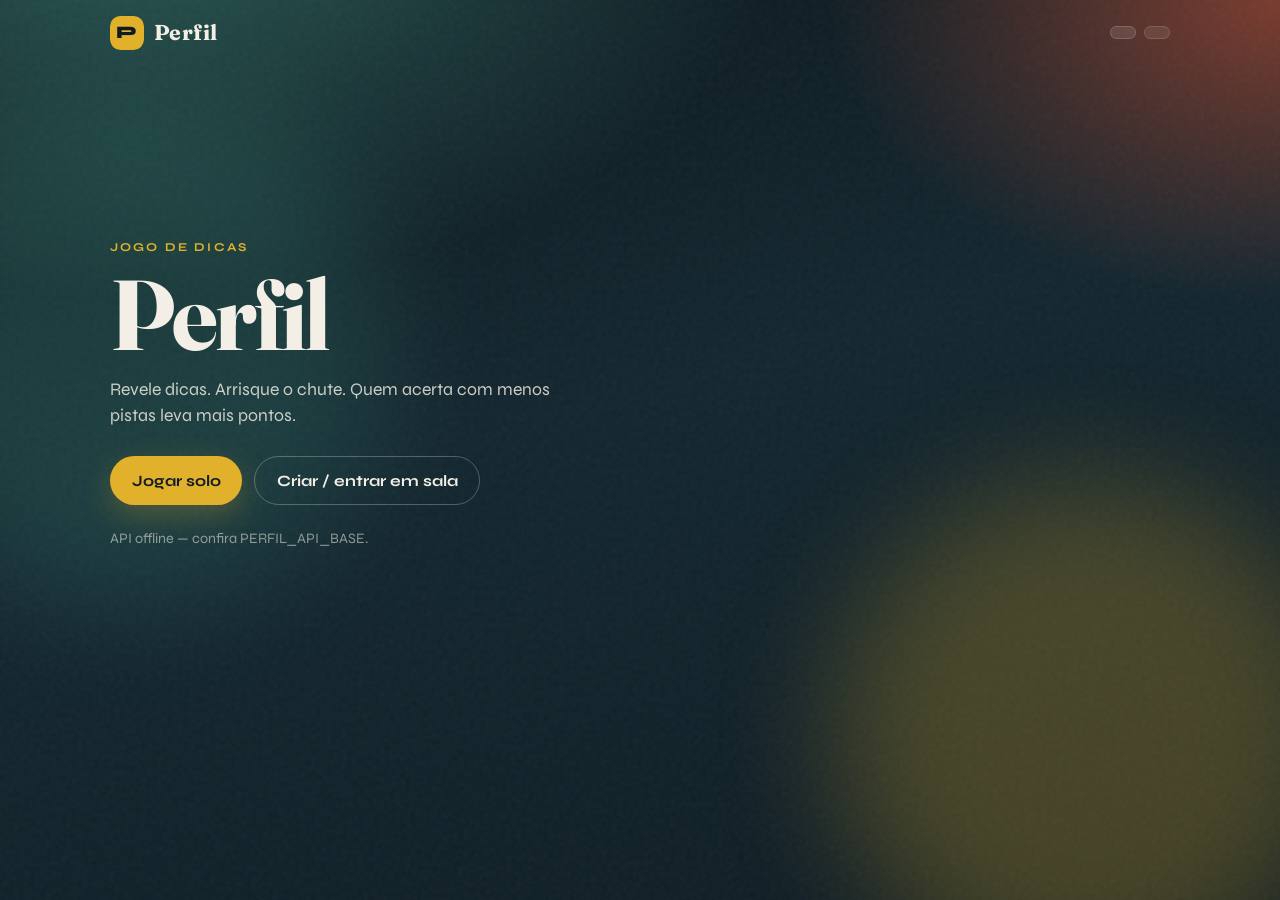
<file: index.html>
<!DOCTYPE html>
<html lang="pt-BR">
<head>
  <meta charset="UTF-8" />
  <meta name="viewport" content="width=device-width, initial-scale=1" />
  <meta name="description" content="Perfil — adivinhe a resposta com dicas. Solo ou em sala." />
  <title>Perfil</title>
  <link rel="preconnect" href="https://fonts.googleapis.com" />
  <link rel="preconnect" href="https://fonts.gstatic.com" crossorigin />
  <link href="https://fonts.googleapis.com/css2?family=Fraunces:opsz,wght@9..144,500;9..144,700&family=Syne:wght@500;700;800&display=swap" rel="stylesheet" />
  <link rel="stylesheet" href="./css/app.css" />
</head>
<body>
  <div class="noise" aria-hidden="true"></div>
  <div class="glow glow-a" aria-hidden="true"></div>
  <div class="glow glow-b" aria-hidden="true"></div>

  <header class="topbar">
    <a class="brand" href="./" aria-label="Perfil — início">
      <span class="brand-mark">P</span>
      <span class="brand-name">Perfil</span>
    </a>
    <div class="topbar-meta" id="topMeta" hidden>
      <span class="pill" id="modePill"></span>
      <span class="pill muted" id="scorePill"></span>
    </div>
  </header>

  <main id="app">
    <!-- HOME -->
    <section class="screen active" id="screen-home" data-screen="home">
      <div class="hero">
        <p class="eyebrow">Jogo de dicas</p>
        <h1 class="hero-title">Perfil</h1>
        <p class="hero-lead">Revele dicas. Arrisque o chute. Quem acerta com menos pistas leva mais pontos.</p>
        <div class="cta-row">
          <button type="button" class="btn btn-primary" data-go="solo-setup">Jogar solo</button>
          <button type="button" class="btn btn-ghost" data-go="room-setup">Criar / entrar em sala</button>
        </div>
        <p class="fineprint" id="statsLine">Carregando baralho…</p>
      </div>
    </section>

    <!-- SOLO SETUP -->
    <section class="screen" id="screen-solo-setup" data-screen="solo-setup">
      <div class="panel">
        <button type="button" class="back" data-go="home">← Voltar</button>
        <h2>Partida solo</h2>
        <p class="panel-lead">Escolha a categoria ou deixe o baralho decidir.</p>
        <label class="field">
          <span>Apelido (opcional)</span>
          <input id="soloNick" type="text" maxlength="24" placeholder="Como te chamamos?" autocomplete="nickname" />
        </label>
        <label class="field">
          <span>Categoria</span>
          <select id="soloCategory">
            <option value="">Aleatória</option>
            <option value="pessoa">Pessoa</option>
            <option value="lugar">Lugar</option>
            <option value="ano">Ano</option>
            <option value="coisa">Coisa</option>
          </select>
        </label>
        <button type="button" class="btn btn-primary btn-block" id="btnSoloStart">Começar</button>
      </div>
    </section>

    <!-- ROOM SETUP -->
    <section class="screen" id="screen-room-setup" data-screen="room-setup">
      <div class="panel">
        <button type="button" class="back" data-go="home">← Voltar</button>
        <h2>Sala</h2>
        <p class="panel-lead">Crie uma sala e compartilhe o código, ou entre em uma existente.</p>
        <label class="field">
          <span>Seu apelido</span>
          <input id="roomNick" type="text" maxlength="24" placeholder="Obrigatório" autocomplete="nickname" />
        </label>
        <div class="split">
          <button type="button" class="btn btn-primary" id="btnCreateRoom">Criar sala</button>
          <div class="join-box">
            <input id="roomCodeInput" type="text" maxlength="6" placeholder="Código" autocomplete="off" class="code-input" />
            <button type="button" class="btn btn-ghost" id="btnJoinRoom">Entrar</button>
          </div>
        </div>
      </div>
    </section>

    <!-- PLAY -->
    <section class="screen" id="screen-play" data-screen="play">
      <div class="play-layout">
        <aside class="play-side" id="playSide" hidden>
          <h3>Placar</h3>
          <ul class="scoreboard" id="scoreboard"></ul>
          <p class="room-code-line">Sala <strong id="roomCodeLabel"></strong></p>
        </aside>

        <div class="play-main">
          <div class="status-row">
            <span class="cat-badge" id="catBadge">—</span>
            <span class="pill muted" id="tipsMeta">0 / 20 dicas</span>
          </div>

          <div class="tip-stage" id="tipStage" aria-live="polite">
            <p class="tip-empty">Toque em <strong>Revelar dica</strong> para começar.</p>
          </div>

          <form class="guess-form" id="guessForm">
            <label class="sr-only" for="guessInput">Seu chute</label>
            <input id="guessInput" type="text" maxlength="80" placeholder="Qual é a resposta?" autocomplete="off" />
            <button type="submit" class="btn btn-primary">Chutar</button>
          </form>

          <div class="play-actions">
            <button type="button" class="btn btn-accent" id="btnReveal">Revelar dica</button>
            <button type="button" class="btn btn-ghost" id="btnGiveUp">Desistir</button>
            <button type="button" class="btn btn-ghost" id="btnNext" hidden>Próxima carta</button>
            <button type="button" class="btn btn-ghost" id="btnHostStart" hidden>Nova rodada</button>
          </div>

          <p class="feedback" id="feedback" role="status"></p>
        </div>
      </div>
    </section>
  </main>

  <div class="toast" id="toast" hidden></div>

  <script>
    window.PERFIL_API_BASE = window.PERFIL_API_BASE || 'https://api-bolao.markinjr92.com.br/perfil';
  </script>
  <script type="module" src="./js/app.js"></script>
</body>
</html>
</file>
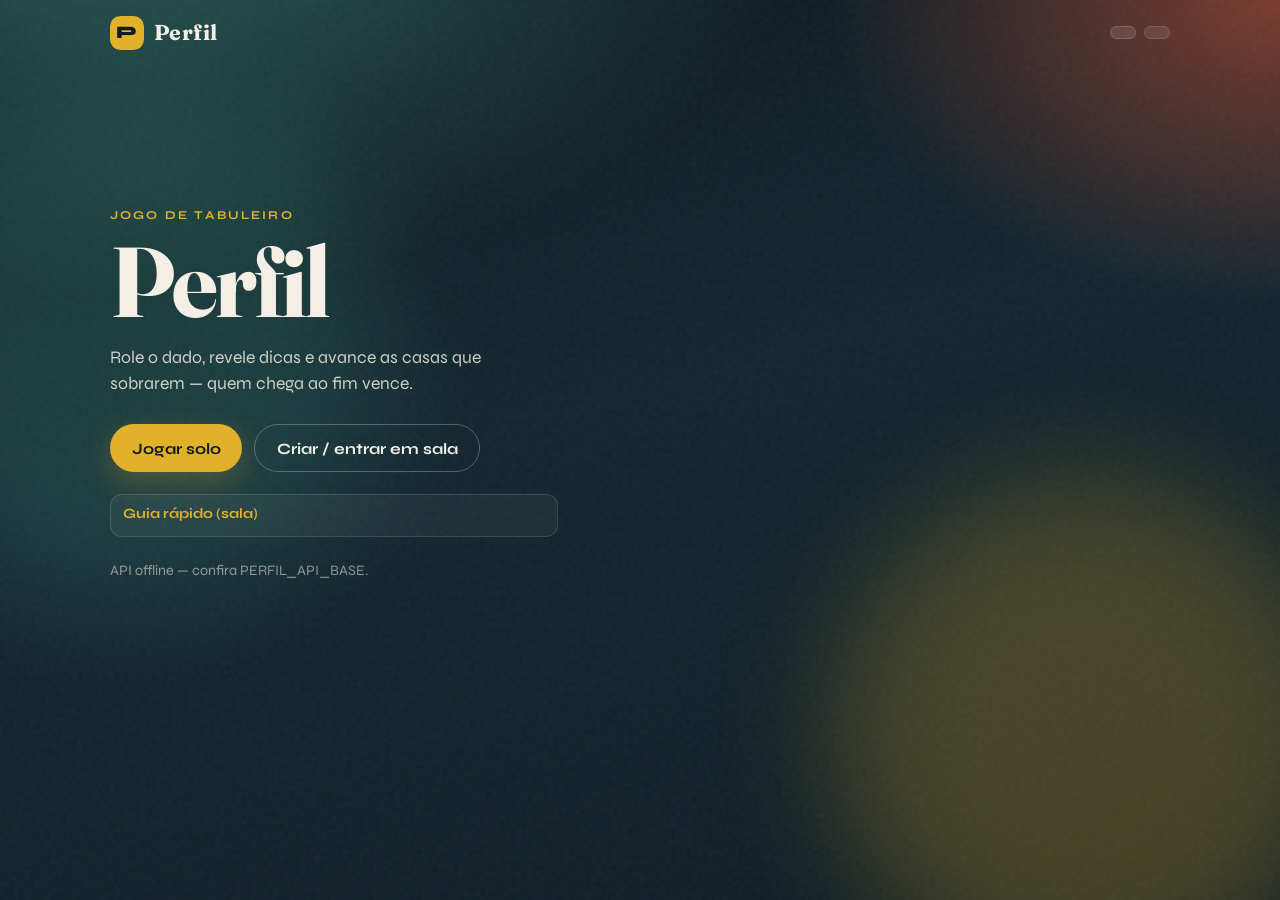
<file: public/index.html>
<!DOCTYPE html>
<html lang="pt-BR">
<head>
  <meta charset="UTF-8" />
  <meta name="viewport" content="width=device-width, initial-scale=1" />
  <meta name="description" content="Perfil — tabuleiro, dados e dicas. Solo ou em sala." />
  <title>Perfil</title>
  <link rel="preconnect" href="https://fonts.googleapis.com" />
  <link rel="preconnect" href="https://fonts.gstatic.com" crossorigin />
  <link href="https://fonts.googleapis.com/css2?family=Fraunces:opsz,wght@9..144,500;9..144,700&family=Syne:wght@500;700;800&display=swap" rel="stylesheet" />
  <link rel="stylesheet" href="./css/app.css" />
</head>
<body>
  <div class="noise" aria-hidden="true"></div>
  <div class="glow glow-a" aria-hidden="true"></div>
  <div class="glow glow-b" aria-hidden="true"></div>

  <header class="topbar">
    <a class="brand" href="./" aria-label="Perfil — início">
      <span class="brand-mark">P</span>
      <span class="brand-name">Perfil</span>
    </a>
    <div class="topbar-meta" id="topMeta" hidden>
      <span class="pill" id="modePill"></span>
      <span class="pill muted" id="scorePill"></span>
    </div>
  </header>

  <main id="app">
    <section class="screen active" id="screen-home" data-screen="home">
      <div class="hero">
        <p class="eyebrow">Jogo de tabuleiro</p>
        <h1 class="hero-title">Perfil</h1>
        <p class="hero-lead">Role o dado, revele dicas e avance as casas que sobrarem — quem chega ao fim vence.</p>
        <div class="cta-row">
          <button type="button" class="btn btn-primary" data-go="solo-setup">Jogar solo</button>
          <button type="button" class="btn btn-ghost" data-go="room-setup">Criar / entrar em sala</button>
        </div>
        <details class="howto howto-home">
          <summary>Guia rápido (sala)</summary>
          <ol class="howto-steps">
            <li>2 a 6 jogadores · host inicia quando quiser</li>
            <li>Ordem de turno sorteada no início</li>
            <li>Dado → categoria · host revela dicas · todos chutam</li>
            <li>Acerte cedo = ande mais · chegue ao fim para vencer</li>
          </ol>
        </details>
        <p class="fineprint" id="statsLine">Carregando baralho…</p>
      </div>
    </section>

    <section class="screen" id="screen-solo-setup" data-screen="solo-setup">
      <div class="panel">
        <button type="button" class="back" data-go="home">← Voltar</button>
        <h2>Partida solo</h2>
        <p class="panel-lead">Treino rápido sem tabuleiro — escolha a categoria.</p>
        <label class="field">
          <span>Apelido (opcional)</span>
          <input id="soloNick" type="text" maxlength="24" placeholder="Como te chamamos?" autocomplete="nickname" />
        </label>
        <label class="field">
          <span>Categoria</span>
          <select id="soloCategory">
            <option value="">Aleatória</option>
            <option value="pessoa">Pessoa</option>
            <option value="lugar">Lugar</option>
            <option value="ano">Ano</option>
            <option value="coisa">Coisa</option>
          </select>
        </label>
        <button type="button" class="btn btn-primary btn-block" id="btnSoloStart">Começar</button>
      </div>
    </section>

    <section class="screen" id="screen-room-setup" data-screen="room-setup">
      <div class="panel">
        <button type="button" class="back" data-go="home">← Voltar</button>
        <h2>Sala</h2>
        <p class="panel-lead">Crie a sala, espere os amigos e inicie o tabuleiro quando quiser.</p>
        <label class="field">
          <span>Seu apelido</span>
          <input id="roomNick" type="text" maxlength="24" placeholder="Obrigatório" autocomplete="nickname" />
        </label>
        <div class="split">
          <button type="button" class="btn btn-primary" id="btnCreateRoom">Criar sala</button>
          <div class="join-box">
            <input id="roomCodeInput" type="text" maxlength="6" placeholder="Código" autocomplete="off" class="code-input" />
            <button type="button" class="btn btn-ghost" id="btnJoinRoom">Entrar</button>
          </div>
        </div>
      </div>
    </section>

    <section class="screen" id="screen-play" data-screen="play">
      <div class="play-layout play-layout-board">
        <aside class="play-side" id="playSide" hidden>
          <h3>Jogadores</h3>
          <ul class="scoreboard" id="scoreboard"></ul>
          <p class="room-code-line">Sala <strong id="roomCodeLabel"></strong></p>
          <p class="phase-line" id="phaseLine"></p>
          <p class="rules-mini" id="rulesMini"></p>

          <details class="howto" id="howtoBox" open>
            <summary>Como jogar</summary>
            <ol class="howto-steps">
              <li><strong>Lobby:</strong> compartilhe o código. O host inicia com 2 a 6 jogadores.</li>
              <li><strong>Ordem:</strong> ao iniciar, a vez é <em>sorteada</em> (não pela entrada).</li>
              <li><strong>Dado:</strong> quem está na vez rola (host também pode). O número define a categoria.</li>
              <li><strong>Dicas:</strong> o host revela uma a uma. Qualquer um pode chutar.</li>
              <li><strong>Avanço:</strong> quem acerta anda as dicas que ainda sobraram (ex.: 3 reveladas de 20 → +17).</li>
              <li><strong>Vitória:</strong> primeiro a chegar na casa final vence.</li>
            </ol>
            <p class="howto-dice">Dado: 1–2 Pessoa · 3 Lugar · 4 Ano · 5 Coisa · 6 Coringa</p>
          </details>
        </aside>

        <div class="play-main">
          <div class="board-wrap" id="boardWrap" hidden>
            <div id="boardRoot" class="board-root" aria-label="Tabuleiro"></div>
            <div class="dice-panel">
              <div class="dice" id="diceFace" aria-live="polite">—</div>
              <p class="dice-caption" id="diceCaption">Dado</p>
            </div>
          </div>

          <div class="status-row">
            <span class="cat-badge" id="catBadge">—</span>
            <span class="pill muted" id="tipsMeta">0 / 20 dicas</span>
            <span class="pill muted" id="turnPill" hidden></span>
          </div>

          <div class="tip-stage" id="tipStage" aria-live="polite">
            <p class="tip-empty">Aguardando…</p>
          </div>

          <form class="guess-form" id="guessForm">
            <label class="sr-only" for="guessInput">Seu chute</label>
            <input id="guessInput" type="text" maxlength="80" placeholder="Qual é a resposta?" autocomplete="off" />
            <button type="submit" class="btn btn-primary">Chutar</button>
          </form>

          <div class="play-actions">
            <button type="button" class="btn btn-primary" id="btnBeginGame" hidden>Iniciar jogo</button>
            <button type="button" class="btn btn-accent" id="btnRoll" hidden>Rolar dado</button>
            <button type="button" class="btn btn-accent" id="btnReveal" hidden>Revelar dica</button>
            <button type="button" class="btn btn-ghost" id="btnSkip" hidden>Passar a vez</button>
            <button type="button" class="btn btn-ghost" id="btnNextTurn" hidden>Próximo turno</button>
            <button type="button" class="btn btn-ghost" id="btnGiveUp" hidden>Desistir</button>
            <button type="button" class="btn btn-ghost" id="btnNext" hidden>Próxima carta</button>
            <button type="button" class="btn btn-ghost" id="btnHostStart" hidden>Nova rodada</button>
          </div>

          <p class="feedback" id="feedback" role="status"></p>
        </div>
      </div>
    </section>
  </main>

  <div class="toast" id="toast" hidden></div>

  <script>
    window.PERFIL_API_BASE = window.PERFIL_API_BASE || 'https://api-bolao.markinjr92.com.br/perfil';
  </script>
  <script type="module" src="./js/app.js"></script>
</body>
</html>
</file>
<file: css/app.css>
:root {
  --ink: #0f1c24;
  --ink-2: #17303b;
  --paper: #f3efe6;
  --paper-2: #e7e0d2;
  --mustard: #e2b12c;
  --coral: #e07a5f;
  --teal: #3d8b7a;
  --mist: rgba(243, 239, 230, 0.72);
  --line: rgba(15, 28, 36, 0.12);
  --shadow: 0 24px 60px rgba(8, 16, 22, 0.35);
  --radius: 18px;
  --font-display: "Fraunces", Georgia, serif;
  --font-ui: "Syne", system-ui, sans-serif;
}

*,
*::before,
*::after {
  box-sizing: border-box;
}

html, body {
  margin: 0;
  min-height: 100%;
}

body {
  font-family: var(--font-ui);
  color: var(--paper);
  background:
    radial-gradient(1200px 700px at 10% -10%, #2a5a55 0%, transparent 55%),
    radial-gradient(900px 600px at 100% 0%, #7a3b2e 0%, transparent 50%),
    linear-gradient(165deg, #0c171d 0%, #13262f 45%, #0f1c24 100%);
  background-attachment: fixed;
  line-height: 1.45;
}

.noise {
  pointer-events: none;
  position: fixed;
  inset: 0;
  opacity: 0.05;
  background-image: url("data:image/svg+xml,%3Csvg viewBox='0 0 200 200' xmlns='http://www.w3.org/2000/svg'%3E%3Cfilter id='n'%3E%3CfeTurbulence type='fractalNoise' baseFrequency='0.85' numOctaves='3' stitchTiles='stitch'/%3E%3C/filter%3E%3Crect width='100%25' height='100%25' filter='url(%23n)'/%3E%3C/svg%3E");
  z-index: 0;
}

.glow {
  pointer-events: none;
  position: fixed;
  width: 40vw;
  height: 40vw;
  border-radius: 50%;
  filter: blur(60px);
  opacity: 0.25;
  z-index: 0;
  animation: drift 14s ease-in-out infinite alternate;
}

.glow-a { background: #3d8b7a; top: 10%; left: -10%; }
.glow-b { background: #e2b12c; bottom: -10%; right: -5%; animation-delay: -4s; }

@keyframes drift {
  from { transform: translate(0, 0) scale(1); }
  to { transform: translate(4%, -3%) scale(1.08); }
}

.topbar {
  position: relative;
  z-index: 2;
  display: flex;
  align-items: center;
  justify-content: space-between;
  padding: 1rem 1.25rem;
  max-width: 1100px;
  margin: 0 auto;
}

.brand {
  display: inline-flex;
  align-items: center;
  gap: 0.65rem;
  text-decoration: none;
  color: inherit;
}

.brand-mark {
  width: 2.1rem;
  height: 2.1rem;
  display: grid;
  place-items: center;
  border-radius: 0.65rem;
  background: var(--mustard);
  color: var(--ink);
  font-weight: 800;
  font-size: 1.1rem;
}

.brand-name {
  font-family: var(--font-display);
  font-weight: 700;
  font-size: 1.35rem;
  letter-spacing: 0.02em;
}

.topbar-meta { display: flex; gap: 0.5rem; flex-wrap: wrap; }

.pill {
  display: inline-flex;
  align-items: center;
  padding: 0.35rem 0.75rem;
  border-radius: 999px;
  background: rgba(243, 239, 230, 0.12);
  border: 1px solid rgba(243, 239, 230, 0.18);
  font-size: 0.82rem;
  font-weight: 600;
}

.pill.muted { opacity: 0.8; font-weight: 500; }

main {
  position: relative;
  z-index: 1;
  max-width: 1100px;
  margin: 0 auto;
  padding: 0.5rem 1.25rem 3rem;
  min-height: calc(100vh - 5rem);
}

.screen { display: none; animation: fadeUp 0.45s ease both; }
.screen.active { display: block; }

@keyframes fadeUp {
  from { opacity: 0; transform: translateY(12px); }
  to { opacity: 1; transform: translateY(0); }
}

.hero {
  min-height: min(78vh, 640px);
  display: flex;
  flex-direction: column;
  justify-content: center;
  max-width: 36rem;
  padding-top: 1rem;
}

.eyebrow {
  margin: 0 0 0.75rem;
  text-transform: uppercase;
  letter-spacing: 0.18em;
  font-size: 0.75rem;
  color: var(--mustard);
  font-weight: 700;
}

.hero-title {
  margin: 0;
  font-family: var(--font-display);
  font-size: clamp(3.6rem, 12vw, 6.2rem);
  line-height: 0.92;
  font-weight: 700;
  letter-spacing: -0.03em;
}

.hero-lead {
  margin: 1.1rem 0 1.75rem;
  font-size: 1.1rem;
  color: rgba(243, 239, 230, 0.82);
  max-width: 28rem;
}

.cta-row {
  display: flex;
  flex-wrap: wrap;
  gap: 0.75rem;
}

.fineprint {
  margin-top: 1.5rem;
  color: rgba(243, 239, 230, 0.55);
  font-size: 0.9rem;
}

.btn {
  appearance: none;
  border: 0;
  cursor: pointer;
  font-family: inherit;
  font-weight: 700;
  font-size: 0.98rem;
  border-radius: 999px;
  padding: 0.85rem 1.35rem;
  transition: transform 0.15s ease, background 0.15s ease, box-shadow 0.15s ease;
}

.btn:hover { transform: translateY(-1px); }
.btn:active { transform: translateY(0); }
.btn:disabled { opacity: 0.45; cursor: not-allowed; transform: none; }

.btn-primary {
  background: var(--mustard);
  color: var(--ink);
  box-shadow: 0 10px 30px rgba(226, 177, 44, 0.25);
}

.btn-accent {
  background: var(--teal);
  color: var(--paper);
}

.btn-ghost {
  background: transparent;
  color: var(--paper);
  border: 1px solid rgba(243, 239, 230, 0.28);
}

.btn-block { width: 100%; }

.panel {
  max-width: 28rem;
  margin: 1rem auto 0;
  padding: 1.5rem;
  border-radius: var(--radius);
  background: rgba(15, 28, 36, 0.55);
  border: 1px solid rgba(243, 239, 230, 0.1);
  backdrop-filter: blur(10px);
  box-shadow: var(--shadow);
}

.panel h2 {
  margin: 0.35rem 0 0.4rem;
  font-family: var(--font-display);
  font-size: 2rem;
}

.panel-lead {
  margin: 0 0 1.25rem;
  color: rgba(243, 239, 230, 0.72);
}

.back {
  background: none;
  border: 0;
  color: rgba(243, 239, 230, 0.7);
  font: inherit;
  cursor: pointer;
  padding: 0;
  margin-bottom: 0.5rem;
}

.field {
  display: grid;
  gap: 0.4rem;
  margin-bottom: 1rem;
  font-size: 0.88rem;
  color: rgba(243, 239, 230, 0.75);
}

.field input,
.field select,
.guess-form input,
.code-input {
  width: 100%;
  border-radius: 12px;
  border: 1px solid rgba(243, 239, 230, 0.18);
  background: rgba(243, 239, 230, 0.08);
  color: var(--paper);
  font: inherit;
  padding: 0.8rem 0.95rem;
  outline: none;
}

.field input:focus,
.field select:focus,
.guess-form input:focus,
.code-input:focus {
  border-color: var(--mustard);
  box-shadow: 0 0 0 3px rgba(226, 177, 44, 0.2);
}

.field select option { color: #111; }

.split {
  display: grid;
  gap: 0.85rem;
}

.join-box {
  display: grid;
  grid-template-columns: 1fr auto;
  gap: 0.5rem;
}

.code-input {
  text-transform: uppercase;
  letter-spacing: 0.18em;
  font-weight: 700;
  text-align: center;
}

.play-layout {
  display: grid;
  gap: 1.25rem;
}

@media (min-width: 880px) {
  .play-layout {
    grid-template-columns: 220px 1fr;
    align-items: start;
  }
}

.play-side {
  padding: 1rem;
  border-radius: var(--radius);
  background: rgba(15, 28, 36, 0.5);
  border: 1px solid rgba(243, 239, 230, 0.1);
}

.play-side h3 {
  margin: 0 0 0.75rem;
  font-size: 0.85rem;
  text-transform: uppercase;
  letter-spacing: 0.12em;
  color: rgba(243, 239, 230, 0.6);
}

.scoreboard {
  list-style: none;
  margin: 0;
  padding: 0;
  display: grid;
  gap: 0.45rem;
}

.scoreboard li {
  display: flex;
  justify-content: space-between;
  gap: 0.5rem;
  padding: 0.45rem 0.55rem;
  border-radius: 10px;
  background: rgba(243, 239, 230, 0.06);
  font-size: 0.92rem;
}

.scoreboard li.is-me {
  outline: 1px solid rgba(226, 177, 44, 0.55);
}

.room-code-line {
  margin: 1rem 0 0;
  font-size: 0.85rem;
  color: rgba(243, 239, 230, 0.65);
}

.status-row {
  display: flex;
  flex-wrap: wrap;
  gap: 0.55rem;
  align-items: center;
  margin-bottom: 1rem;
}

.cat-badge {
  display: inline-flex;
  padding: 0.4rem 0.85rem;
  border-radius: 999px;
  background: var(--paper);
  color: var(--ink);
  font-weight: 800;
  letter-spacing: 0.04em;
  text-transform: uppercase;
  font-size: 0.78rem;
}

.tip-stage {
  min-height: 280px;
  border-radius: calc(var(--radius) + 4px);
  background:
    linear-gradient(180deg, rgba(243, 239, 230, 0.96), rgba(231, 224, 210, 0.92));
  color: var(--ink);
  padding: 1.25rem;
  box-shadow: var(--shadow);
  border: 1px solid rgba(255, 255, 255, 0.35);
}

.tip-empty {
  margin: 4rem 0;
  text-align: center;
  color: rgba(15, 28, 36, 0.55);
}

.tip-list {
  list-style: none;
  margin: 0;
  padding: 0;
  display: grid;
  gap: 0.65rem;
}

.tip-list li {
  display: grid;
  grid-template-columns: auto 1fr;
  gap: 0.75rem;
  align-items: start;
  padding: 0.65rem 0.75rem;
  border-radius: 12px;
  background: rgba(15, 28, 36, 0.04);
  animation: tipIn 0.35s ease both;
}

.tip-list li:last-child {
  background: rgba(61, 139, 122, 0.14);
  outline: 1px solid rgba(61, 139, 122, 0.25);
}

@keyframes tipIn {
  from { opacity: 0; transform: translateY(8px) scale(0.98); }
  to { opacity: 1; transform: translateY(0) scale(1); }
}

.tip-num {
  width: 1.8rem;
  height: 1.8rem;
  border-radius: 999px;
  display: grid;
  place-items: center;
  background: var(--ink);
  color: var(--paper);
  font-size: 0.75rem;
  font-weight: 800;
}

.guess-form {
  display: grid;
  grid-template-columns: 1fr auto;
  gap: 0.55rem;
  margin: 1rem 0 0.75rem;
}

.play-actions {
  display: flex;
  flex-wrap: wrap;
  gap: 0.55rem;
}

.feedback {
  min-height: 1.4rem;
  margin: 0.85rem 0 0;
  font-weight: 600;
}

.feedback.ok { color: #8fd6c4; }
.feedback.bad { color: #f0a090; }

.toast {
  position: fixed;
  left: 50%;
  bottom: 1.25rem;
  transform: translateX(-50%);
  z-index: 20;
  background: var(--paper);
  color: var(--ink);
  padding: 0.75rem 1.1rem;
  border-radius: 999px;
  font-weight: 700;
  box-shadow: var(--shadow);
  animation: fadeUp 0.25s ease both;
}

.sr-only {
  position: absolute;
  width: 1px;
  height: 1px;
  padding: 0;
  margin: -1px;
  overflow: hidden;
  clip: rect(0, 0, 0, 0);
  border: 0;
}

@media (max-width: 640px) {
  .guess-form { grid-template-columns: 1fr; }
  .play-actions { position: sticky; bottom: 0.5rem; padding: 0.5rem 0; background: linear-gradient(transparent, rgba(15, 28, 36, 0.92) 30%); }
}
</file>
<file: public/css/app.css>
:root {
  --ink: #0f1c24;
  --ink-2: #17303b;
  --paper: #f3efe6;
  --paper-2: #e7e0d2;
  --mustard: #e2b12c;
  --coral: #e07a5f;
  --teal: #3d8b7a;
  --mist: rgba(243, 239, 230, 0.72);
  --line: rgba(15, 28, 36, 0.12);
  --shadow: 0 24px 60px rgba(8, 16, 22, 0.35);
  --radius: 18px;
  --font-display: "Fraunces", Georgia, serif;
  --font-ui: "Syne", system-ui, sans-serif;
}

*,
*::before,
*::after {
  box-sizing: border-box;
}

html, body {
  margin: 0;
  min-height: 100%;
}

body {
  font-family: var(--font-ui);
  color: var(--paper);
  background:
    radial-gradient(1200px 700px at 10% -10%, #2a5a55 0%, transparent 55%),
    radial-gradient(900px 600px at 100% 0%, #7a3b2e 0%, transparent 50%),
    linear-gradient(165deg, #0c171d 0%, #13262f 45%, #0f1c24 100%);
  background-attachment: fixed;
  line-height: 1.45;
}

.noise {
  pointer-events: none;
  position: fixed;
  inset: 0;
  opacity: 0.05;
  background-image: url("data:image/svg+xml,%3Csvg viewBox='0 0 200 200' xmlns='http://www.w3.org/2000/svg'%3E%3Cfilter id='n'%3E%3CfeTurbulence type='fractalNoise' baseFrequency='0.85' numOctaves='3' stitchTiles='stitch'/%3E%3C/filter%3E%3Crect width='100%25' height='100%25' filter='url(%23n)'/%3E%3C/svg%3E");
  z-index: 0;
}

.glow {
  pointer-events: none;
  position: fixed;
  width: 40vw;
  height: 40vw;
  border-radius: 50%;
  filter: blur(60px);
  opacity: 0.25;
  z-index: 0;
  animation: drift 14s ease-in-out infinite alternate;
}

.glow-a { background: #3d8b7a; top: 10%; left: -10%; }
.glow-b { background: #e2b12c; bottom: -10%; right: -5%; animation-delay: -4s; }

@keyframes drift {
  from { transform: translate(0, 0) scale(1); }
  to { transform: translate(4%, -3%) scale(1.08); }
}

.topbar {
  position: relative;
  z-index: 2;
  display: flex;
  align-items: center;
  justify-content: space-between;
  padding: 1rem 1.25rem;
  max-width: 1100px;
  margin: 0 auto;
}

.brand {
  display: inline-flex;
  align-items: center;
  gap: 0.65rem;
  text-decoration: none;
  color: inherit;
}

.brand-mark {
  width: 2.1rem;
  height: 2.1rem;
  display: grid;
  place-items: center;
  border-radius: 0.65rem;
  background: var(--mustard);
  color: var(--ink);
  font-weight: 800;
  font-size: 1.1rem;
}

.brand-name {
  font-family: var(--font-display);
  font-weight: 700;
  font-size: 1.35rem;
  letter-spacing: 0.02em;
}

.topbar-meta { display: flex; gap: 0.5rem; flex-wrap: wrap; }

.pill {
  display: inline-flex;
  align-items: center;
  padding: 0.35rem 0.75rem;
  border-radius: 999px;
  background: rgba(243, 239, 230, 0.12);
  border: 1px solid rgba(243, 239, 230, 0.18);
  font-size: 0.82rem;
  font-weight: 600;
}

.pill.muted { opacity: 0.8; font-weight: 500; }

main {
  position: relative;
  z-index: 1;
  max-width: 1100px;
  margin: 0 auto;
  padding: 0.5rem 1.25rem 3rem;
  min-height: calc(100vh - 5rem);
}

.screen { display: none; animation: fadeUp 0.45s ease both; }
.screen.active { display: block; }

@keyframes fadeUp {
  from { opacity: 0; transform: translateY(12px); }
  to { opacity: 1; transform: translateY(0); }
}

.hero {
  min-height: min(78vh, 640px);
  display: flex;
  flex-direction: column;
  justify-content: center;
  max-width: 36rem;
  padding-top: 1rem;
}

.eyebrow {
  margin: 0 0 0.75rem;
  text-transform: uppercase;
  letter-spacing: 0.18em;
  font-size: 0.75rem;
  color: var(--mustard);
  font-weight: 700;
}

.hero-title {
  margin: 0;
  font-family: var(--font-display);
  font-size: clamp(3.6rem, 12vw, 6.2rem);
  line-height: 0.92;
  font-weight: 700;
  letter-spacing: -0.03em;
}

.hero-lead {
  margin: 1.1rem 0 1.75rem;
  font-size: 1.1rem;
  color: rgba(243, 239, 230, 0.82);
  max-width: 28rem;
}

.cta-row {
  display: flex;
  flex-wrap: wrap;
  gap: 0.75rem;
}

.fineprint {
  margin-top: 1.5rem;
  color: rgba(243, 239, 230, 0.55);
  font-size: 0.9rem;
}

.btn {
  appearance: none;
  border: 0;
  cursor: pointer;
  font-family: inherit;
  font-weight: 700;
  font-size: 0.98rem;
  border-radius: 999px;
  padding: 0.85rem 1.35rem;
  transition: transform 0.15s ease, background 0.15s ease, box-shadow 0.15s ease;
}

.btn:hover { transform: translateY(-1px); }
.btn:active { transform: translateY(0); }
.btn:disabled { opacity: 0.45; cursor: not-allowed; transform: none; }

.btn-primary {
  background: var(--mustard);
  color: var(--ink);
  box-shadow: 0 10px 30px rgba(226, 177, 44, 0.25);
}

.btn-accent {
  background: var(--teal);
  color: var(--paper);
}

.btn-ghost {
  background: transparent;
  color: var(--paper);
  border: 1px solid rgba(243, 239, 230, 0.28);
}

.btn-block { width: 100%; }

.panel {
  max-width: 28rem;
  margin: 1rem auto 0;
  padding: 1.5rem;
  border-radius: var(--radius);
  background: rgba(15, 28, 36, 0.55);
  border: 1px solid rgba(243, 239, 230, 0.1);
  backdrop-filter: blur(10px);
  box-shadow: var(--shadow);
}

.panel h2 {
  margin: 0.35rem 0 0.4rem;
  font-family: var(--font-display);
  font-size: 2rem;
}

.panel-lead {
  margin: 0 0 1.25rem;
  color: rgba(243, 239, 230, 0.72);
}

.back {
  background: none;
  border: 0;
  color: rgba(243, 239, 230, 0.7);
  font: inherit;
  cursor: pointer;
  padding: 0;
  margin-bottom: 0.5rem;
}

.field {
  display: grid;
  gap: 0.4rem;
  margin-bottom: 1rem;
  font-size: 0.88rem;
  color: rgba(243, 239, 230, 0.75);
}

.field input,
.field select,
.guess-form input,
.code-input {
  width: 100%;
  border-radius: 12px;
  border: 1px solid rgba(243, 239, 230, 0.18);
  background: rgba(243, 239, 230, 0.08);
  color: var(--paper);
  font: inherit;
  padding: 0.8rem 0.95rem;
  outline: none;
}

.field input:focus,
.field select:focus,
.guess-form input:focus,
.code-input:focus {
  border-color: var(--mustard);
  box-shadow: 0 0 0 3px rgba(226, 177, 44, 0.2);
}

.field select option { color: #111; }

.split {
  display: grid;
  gap: 0.85rem;
}

.join-box {
  display: grid;
  grid-template-columns: 1fr auto;
  gap: 0.5rem;
}

.code-input {
  text-transform: uppercase;
  letter-spacing: 0.18em;
  font-weight: 700;
  text-align: center;
}

.play-layout {
  display: grid;
  gap: 1.25rem;
}

@media (min-width: 880px) {
  .play-layout {
    grid-template-columns: 220px 1fr;
    align-items: start;
  }
}

.play-side {
  padding: 1rem;
  border-radius: var(--radius);
  background: rgba(15, 28, 36, 0.5);
  border: 1px solid rgba(243, 239, 230, 0.1);
}

.play-side h3 {
  margin: 0 0 0.75rem;
  font-size: 0.85rem;
  text-transform: uppercase;
  letter-spacing: 0.12em;
  color: rgba(243, 239, 230, 0.6);
}

.scoreboard {
  list-style: none;
  margin: 0;
  padding: 0;
  display: grid;
  gap: 0.45rem;
}

.scoreboard li {
  display: flex;
  justify-content: space-between;
  gap: 0.5rem;
  padding: 0.45rem 0.55rem;
  border-radius: 10px;
  background: rgba(243, 239, 230, 0.06);
  font-size: 0.92rem;
}

.scoreboard li.is-me {
  outline: 1px solid rgba(226, 177, 44, 0.55);
}

.room-code-line {
  margin: 1rem 0 0;
  font-size: 0.85rem;
  color: rgba(243, 239, 230, 0.65);
}

.status-row {
  display: flex;
  flex-wrap: wrap;
  gap: 0.55rem;
  align-items: center;
  margin-bottom: 1rem;
}

.cat-badge {
  display: inline-flex;
  padding: 0.4rem 0.85rem;
  border-radius: 999px;
  background: var(--paper);
  color: var(--ink);
  font-weight: 800;
  letter-spacing: 0.04em;
  text-transform: uppercase;
  font-size: 0.78rem;
}

.tip-stage {
  min-height: 280px;
  border-radius: calc(var(--radius) + 4px);
  background:
    linear-gradient(180deg, rgba(243, 239, 230, 0.96), rgba(231, 224, 210, 0.92));
  color: var(--ink);
  padding: 1.25rem;
  box-shadow: var(--shadow);
  border: 1px solid rgba(255, 255, 255, 0.35);
}

.tip-empty {
  margin: 4rem 0;
  text-align: center;
  color: rgba(15, 28, 36, 0.55);
}

.tip-list {
  list-style: none;
  margin: 0;
  padding: 0;
  display: grid;
  gap: 0.65rem;
}

.tip-list li {
  display: grid;
  grid-template-columns: auto 1fr;
  gap: 0.75rem;
  align-items: start;
  padding: 0.65rem 0.75rem;
  border-radius: 12px;
  background: rgba(15, 28, 36, 0.04);
  animation: tipIn 0.35s ease both;
}

.tip-list li:last-child {
  background: rgba(61, 139, 122, 0.14);
  outline: 1px solid rgba(61, 139, 122, 0.25);
}

@keyframes tipIn {
  from { opacity: 0; transform: translateY(8px) scale(0.98); }
  to { opacity: 1; transform: translateY(0) scale(1); }
}

.tip-num {
  width: 1.8rem;
  height: 1.8rem;
  border-radius: 999px;
  display: grid;
  place-items: center;
  background: var(--ink);
  color: var(--paper);
  font-size: 0.75rem;
  font-weight: 800;
}

.guess-form {
  display: grid;
  grid-template-columns: 1fr auto;
  gap: 0.55rem;
  margin: 1rem 0 0.75rem;
}

.play-actions {
  display: flex;
  flex-wrap: wrap;
  gap: 0.55rem;
}

.feedback {
  min-height: 1.4rem;
  margin: 0.85rem 0 0;
  font-weight: 600;
}

.feedback.ok { color: #8fd6c4; }
.feedback.bad { color: #f0a090; }

.toast {
  position: fixed;
  left: 50%;
  bottom: 1.25rem;
  transform: translateX(-50%);
  z-index: 20;
  background: var(--paper);
  color: var(--ink);
  padding: 0.75rem 1.1rem;
  border-radius: 999px;
  font-weight: 700;
  box-shadow: var(--shadow);
  animation: fadeUp 0.25s ease both;
}

.sr-only {
  position: absolute;
  width: 1px;
  height: 1px;
  padding: 0;
  margin: -1px;
  overflow: hidden;
  clip: rect(0, 0, 0, 0);
  border: 0;
}

@media (max-width: 640px) {
  .guess-form { grid-template-columns: 1fr; }
  .play-actions { position: sticky; bottom: 0.5rem; padding: 0.5rem 0; background: linear-gradient(transparent, rgba(15, 28, 36, 0.92) 30%); }
}

.phase-line {
  margin: 0.55rem 0 0;
  font-size: 0.82rem;
  color: var(--mustard);
  font-weight: 700;
}

.rules-mini {
  margin: 0.45rem 0 0;
  font-size: 0.78rem;
  color: rgba(243, 239, 230, 0.55);
  line-height: 1.35;
}

.howto {
  margin-top: 1rem;
  border-radius: 12px;
  border: 1px solid rgba(243, 239, 230, 0.14);
  background: rgba(243, 239, 230, 0.05);
  padding: 0.55rem 0.75rem 0.75rem;
}

.howto summary {
  cursor: pointer;
  font-weight: 700;
  font-size: 0.88rem;
  color: var(--mustard);
  list-style: none;
}

.howto summary::-webkit-details-marker { display: none; }

.howto-steps {
  margin: 0.65rem 0 0;
  padding-left: 1.1rem;
  font-size: 0.78rem;
  color: rgba(243, 239, 230, 0.78);
  line-height: 1.45;
  display: grid;
  gap: 0.35rem;
}

.howto-dice {
  margin: 0.65rem 0 0;
  font-size: 0.72rem;
  color: rgba(243, 239, 230, 0.55);
}

.howto-home {
  margin-top: 1.35rem;
  max-width: 28rem;
}

.pawn-dot {
  display: inline-block;
  width: 0.65rem;
  height: 0.65rem;
  border-radius: 50%;
  background: var(--pawn);
  margin-right: 0.4rem;
  vertical-align: middle;
  box-shadow: 0 0 0 2px rgba(15, 28, 36, 0.35);
}

.board-wrap {
  position: relative;
  margin-bottom: 1rem;
}

.board-root {
  width: 100%;
}

.board-felt {
  position: relative;
  width: 100%;
  aspect-ratio: 1.35 / 1;
  min-height: 280px;
  border-radius: 22px;
  background:
    radial-gradient(circle at 50% 45%, rgba(243, 239, 230, 0.08), transparent 55%),
    linear-gradient(145deg, #1a333c, #102028 60%, #0c1a20);
  border: 1px solid rgba(243, 239, 230, 0.14);
  box-shadow: var(--shadow);
  overflow: hidden;
}

.board-center {
  position: absolute;
  left: 50%;
  top: 50%;
  transform: translate(-50%, -50%);
  text-align: center;
  max-width: 46%;
  z-index: 1;
}

.board-center strong {
  display: block;
  font-family: var(--font-display);
  font-size: clamp(1.6rem, 4vw, 2.4rem);
  letter-spacing: -0.02em;
}

.board-center span {
  display: block;
  margin-top: 0.35rem;
  font-size: 0.78rem;
  color: rgba(243, 239, 230, 0.55);
}

.board-cell {
  position: absolute;
  width: 1.55rem;
  height: 1.55rem;
  border-radius: 0.4rem;
  transform: translate(-50%, -50%);
  display: grid;
  place-items: center;
  font-size: 0.55rem;
  font-weight: 800;
  color: var(--ink);
  border: 1px solid rgba(15, 28, 36, 0.2);
  z-index: 2;
}

.board-cell span { line-height: 1; }

.cell-pessoa { background: #f0c94d; }
.cell-lugar { background: #6ec1ff; }
.cell-ano { background: #7ddea2; }
.cell-coisa { background: #f0a07a; }
.cell-start,
.cell-finish {
  background: var(--paper);
  width: 2.1rem;
  height: 2.1rem;
  font-size: 0.5rem;
  text-transform: uppercase;
}

.pawn {
  position: absolute;
  width: 1.55rem;
  height: 1.55rem;
  border-radius: 50%;
  background: var(--pawn);
  color: #0f1c24;
  font-weight: 800;
  font-size: 0.7rem;
  display: grid;
  place-items: center;
  transform: translate(-50%, -120%);
  border: 2px solid rgba(243, 239, 230, 0.9);
  box-shadow: 0 6px 14px rgba(0, 0, 0, 0.35);
  z-index: 5;
  transition: left 0.45s ease, top 0.45s ease;
}

.pawn.is-current {
  outline: 2px solid var(--mustard);
  scale: 1.12;
}

.dice-panel {
  position: absolute;
  right: 0.75rem;
  bottom: 0.75rem;
  display: grid;
  justify-items: center;
  gap: 0.25rem;
  z-index: 6;
}

.dice {
  width: 3.2rem;
  height: 3.2rem;
  border-radius: 0.85rem;
  background: var(--paper);
  color: var(--ink);
  display: grid;
  place-items: center;
  font-family: var(--font-display);
  font-size: 1.6rem;
  font-weight: 700;
  box-shadow: 0 10px 24px rgba(0, 0, 0, 0.35);
}

.dice-pop { animation: dicePop 0.4s ease; }

@keyframes dicePop {
  0% { transform: rotate(-12deg) scale(0.85); }
  60% { transform: rotate(8deg) scale(1.08); }
  100% { transform: rotate(0) scale(1); }
}

.dice-caption {
  margin: 0;
  font-size: 0.72rem;
  font-weight: 700;
  color: rgba(243, 239, 230, 0.75);
}

@media (min-width: 880px) {
  .play-layout-board {
    grid-template-columns: 230px 1fr;
  }
}

@media (max-width: 640px) {
  .board-cell { width: 1.2rem; height: 1.2rem; font-size: 0.45rem; }
  .cell-start, .cell-finish { width: 1.6rem; height: 1.6rem; }
  .pawn { width: 1.25rem; height: 1.25rem; font-size: 0.58rem; }
}
</file>
